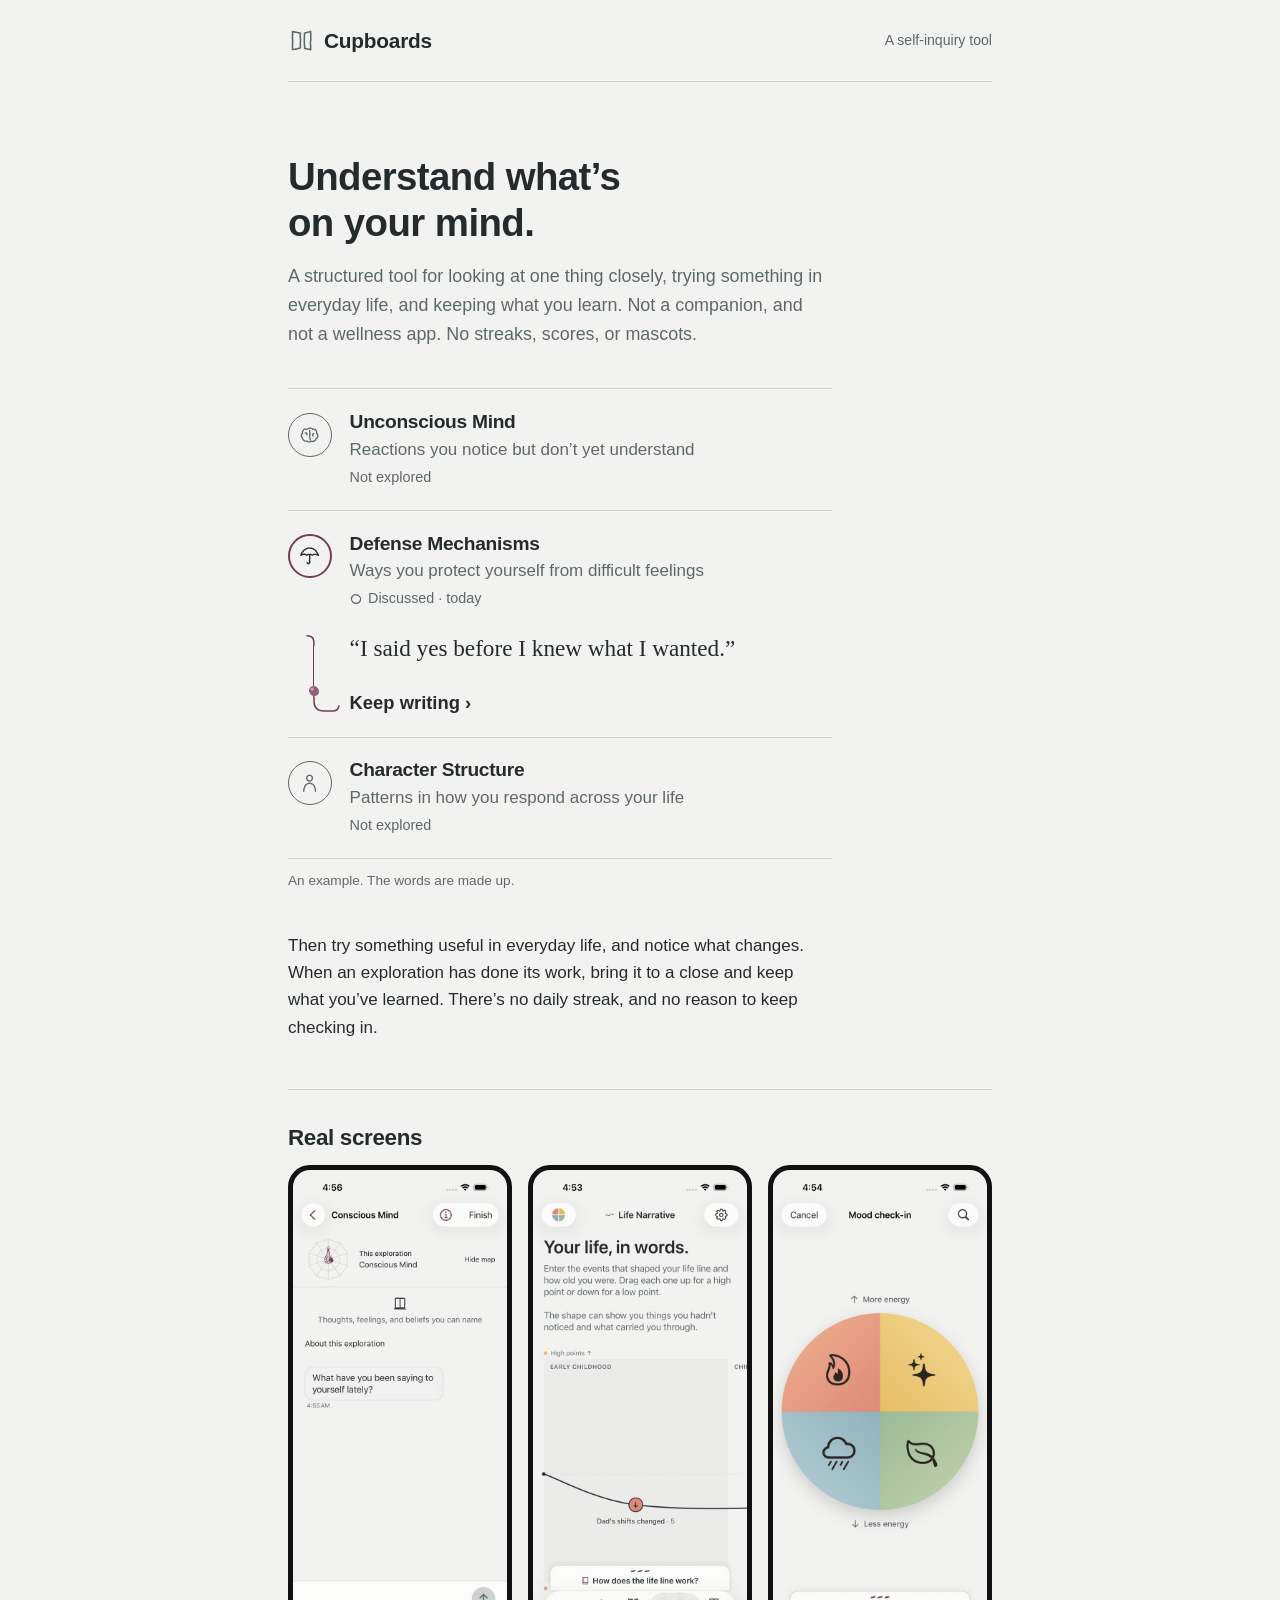
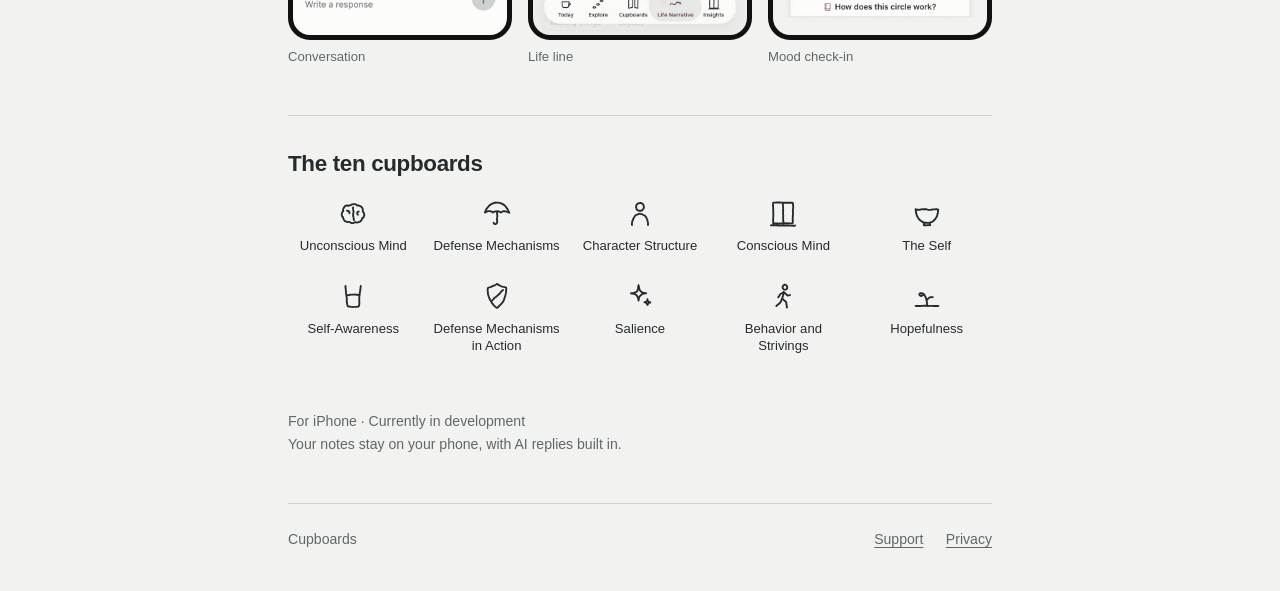
<file: index.html>
<!doctype html>
<html lang="en">
<head>
  <meta charset="utf-8">
  <meta name="viewport" content="width=device-width, initial-scale=1">
  <meta name="robots" content="noindex, nofollow">
  <meta name="color-scheme" content="light dark">
  <meta name="description" content="Cupboards is a self-inquiry tool for exploring what’s on your mind and carrying what you learn into everyday life.">
  <title>Cupboards · A self-inquiry tool</title>
  <link rel="stylesheet" href="styles.css">
</head>
<body class="landing">
  <a class="skip" href="#main">Skip to content</a>
  <header class="site-header shell">
    <a class="brand" href="index.html" aria-current="page"><svg class="hand " viewBox="0 0 24 24" fill="none" aria-hidden="true"><path d="M4.0,4.0 L4.0,4.9 L4.1,5.9 L4.1,6.8 L4.0,7.5 L4.0,8.4 L3.9,9.3 L4.0,10.2 L4.1,11.2 L4.1,12.1 L4.0,12.9 L4.1,13.8 L4.1,14.8 L4.0,15.6 L3.9,16.4 L4.0,17.3 L4.0,18.2 L4.0,19.1 L3.9,19.9 M4.0,4.0 L5.0,4.3 L5.7,4.3 L6.6,4.6 L7.4,4.7 L8.3,4.9 L9.1,5.0 L10.0,5.2 L10.9,5.6 L10.9,6.6 L10.8,7.4 L10.8,8.3 L10.9,9.3 L11.0,10.2 L11.1,11.2 L11.0,12.1 L11.0,13.0 L10.9,13.8 L10.8,14.6 L10.9,15.6 L10.9,16.6 L10.9,17.4 L11.0,18.4 L10.1,18.7 L9.2,18.8 L8.4,19.1 L7.7,19.4 L6.7,19.5 L5.7,19.6 L4.8,19.8 L3.9,19.9 M19.9,3.9 L20.0,4.9 L20.0,5.8 L20.1,6.7 L20.2,7.7 L20.0,8.4 L20.1,9.4 L20.1,10.3 L20.2,11.2 L20.0,12.0 L19.9,12.8 L19.8,13.6 L19.8,14.5 L19.9,15.4 L19.9,16.4 L20.1,17.4 L19.9,18.2 L20.0,19.1 L20.1,20.1 M19.9,4.0 L19.1,4.2 L18.2,4.4 L17.4,4.6 L16.6,4.9 L15.6,5.0 L14.9,5.4 L14.5,5.9 L14.6,6.9 L14.5,7.7 L14.5,8.6 L14.4,9.4 L14.4,10.3 L14.4,11.2 L14.4,12.1 L14.4,12.9 L14.4,13.8 L14.5,14.8 L14.5,15.7 L14.6,16.7 L14.7,17.6 L14.6,18.4 L14.9,19.0 L15.7,19.1 L16.4,19.2 L17.4,19.4 L18.2,19.6 L19.2,19.9 L20.1,20.1"/></svg>Cupboards</a>
    <span class="small">A self-inquiry tool</span>
  </header>
  <main id="main" class="shell" tabindex="-1">
    <section class="landing-intro" aria-labelledby="intro-title">
      <h1 id="intro-title">Understand what’s on your mind.</h1>
      <p class="intro">A structured tool for looking at one thing closely, trying something in everyday life, and keeping what you learn. Not a companion, and not a wellness app. No streaks, scores, or mascots.</p>
    </section>
    <figure class="wall">
      <ul class="rows">
        <li class="row">
          <span class="mark"><svg class="hand " viewBox="0 0 24 24" fill="none" aria-hidden="true"><path d="M8.0,6.4 L7.0,6.4 L6.2,6.7 L5.6,7.4 L5.1,8.1 L4.7,8.9 L4.5,9.8 L4.7,10.7 L4.0,11.2 L3.7,12.2 L3.5,13.0 L3.6,13.8 L3.9,14.6 L4.5,15.2 L4.7,15.9 L4.9,16.7 L5.5,17.5 L6.0,18.1 L6.9,18.5 L7.9,18.8 L8.7,18.7 L9.4,18.7 L10.1,19.2 L11.0,19.5 L12.0,19.6 L12.9,19.3 L13.5,18.8 L14.3,19.0 L15.3,19.1 L16.2,18.9 L17.1,18.6 L17.7,18.0 L18.4,17.4 L18.7,16.5 L19.0,15.8 L19.9,15.3 L20.2,14.4 L20.5,13.6 L20.4,12.6 L20.0,11.7 L19.4,11.0 L19.4,10.2 L19.3,9.2 L19.1,8.4 L18.6,7.7 L17.9,7.1 L17.0,6.6 L16.1,6.4 L15.3,6.5 L14.8,6.0 L14.0,5.5 L13.2,5.3 L12.4,5.3 L11.4,5.5 L10.6,5.9 L9.8,6.2 L9.0,6.4 L8.2,6.6 M12.1,7.8 L12.0,8.8 L12.1,9.7 L12.4,10.6 L12.4,11.3 L12.2,12.0 L12.2,13.0 L12.0,13.8 L12.2,14.7 L12.4,15.5 L12.7,16.5 L12.6,17.3 M7.5,10.3 L8.6,10.4 L9.4,11.3 L9.2,12.2 M16.3,10.9 L15.5,11.2 L15.1,11.9 L15.2,12.7 L15.7,13.3"/></svg></span>
          <div><h2>Unconscious Mind</h2><p>Reactions you notice but don’t yet understand</p><p class="status">Not explored</p></div>
        </li>
        <li class="row open">
          <span class="mark"><svg class="hand " viewBox="0 0 24 24" fill="none" aria-hidden="true"><path d="M3.1,11.7 L3.3,10.8 L3.6,9.9 L4.0,9.1 L4.6,8.4 L5.1,7.7 L5.7,7.0 L6.3,6.3 L7.0,5.9 L7.7,5.3 L8.6,5.0 L9.3,4.6 L10.2,4.3 L11.2,4.3 L12.1,4.2 L12.8,4.2 L13.8,4.4 L14.6,4.6 L15.6,5.0 L16.2,5.3 L17.1,5.9 L17.7,6.3 L18.2,6.8 L18.8,7.5 L19.2,8.2 L19.9,9.1 L20.3,9.9 L20.7,10.8 L21.1,11.7 M2.9,11.5 L3.8,11.2 L4.6,10.9 L5.4,10.6 L6.4,10.6 L7.2,10.7 L8.0,10.9 L8.9,11.6 L9.8,11.2 L10.5,10.8 L11.6,10.8 L12.4,10.7 L13.4,10.9 L14.3,11.2 L14.9,11.6 L15.8,11.1 L16.5,10.7 L17.5,10.7 L18.5,10.8 L19.5,11.1 L20.3,11.3 L21.2,11.8 M11.9,10.9 L12.0,11.9 L12.1,12.9 L12.2,13.9 L12.2,14.8 L12.1,15.7 L11.9,16.4 L12.1,17.4 L12.1,18.4 L12.1,19.3 L11.5,20.0 L10.8,20.4 L10.0,20.2 L9.5,19.3"/></svg></span>
          <div><h2>Defense Mechanisms</h2><p>Ways you protect yourself from difficult feelings</p><p class="status"><svg class="bead-outline" viewBox="0 0 12 12" aria-hidden="true"><ellipse cx="6" cy="6" rx="4.6" ry="4.2" transform="rotate(24 6 6)"/></svg>Discussed · today</p></div>
          <div class="thread" aria-hidden="true">
            <svg class="thread-top" viewBox="0 0 16 10" width="16" height="10"><path d="M1 .75C7 .75 8 3.75 8 10"/></svg>
            <span class="thread-line"></span>
            <svg class="thread-bead" viewBox="-7 -7 14 14" width="14" height="14"><ellipse rx="5.3" ry="4.7" transform="rotate(38)"/><circle cx="-1.8" cy="-1.8" r="1.6"/></svg>
            <svg class="thread-end" viewBox="0 0 44 16" width="44" height="16"><path d="M8 0V4Q8 14 18 14H27C30 14 32 13 33 9"/></svg>
          </div>
          <div class="opening">
            <p class="words">“I said yes before I knew what I wanted.”</p>
            <p class="action">Keep writing <span aria-hidden="true">›</span></p>
          </div>
        </li>
        <li class="row">
          <span class="mark"><svg class="hand " viewBox="0 0 24 24" fill="none" aria-hidden="true"><path d="M12.1,4.5 L12.8,4.5 L13.6,4.9 L14.2,5.4 L14.7,6.3 L14.9,7.2 L14.9,8.1 L14.6,8.8 L14.0,9.5 L13.4,10.1 L12.5,10.3 L11.5,10.3 L10.8,10.2 L10.0,9.8 L9.5,9.2 L9.3,8.5 L9.0,7.6 L9.2,6.7 L9.4,5.8 L10.1,5.2 L10.8,4.7 L11.7,4.6 M6.0,21.0 L5.9,20.0 L6.1,19.2 L6.2,18.2 L6.6,17.5 L6.9,16.6 L7.2,15.8 L7.8,15.0 L8.2,14.2 L8.9,13.6 L9.8,13.3 L10.5,12.9 L11.3,12.6 L12.3,12.7 L13.3,12.9 L14.2,13.3 L15.1,13.7 L15.9,14.3 L16.5,15.0 L16.9,15.8 L17.2,16.5 L17.5,17.3 L17.7,18.2 L18.0,19.2 L18.0,20.1 L18.0,21.0"/></svg></span>
          <div><h2>Character Structure</h2><p>Patterns in how you respond across your life</p><p class="status">Not explored</p></div>
        </li>
      </ul>
      <figcaption>An example. The words are made up.</figcaption>
    </figure>
    <section class="after" aria-label="After exploring">
      <p>Then try something useful in everyday life, and notice what changes. When an exploration has done its work, bring it to a close and keep what you’ve learned. There’s no daily streak, and no reason to keep checking in.</p>
    </section>
    <section class="screens" aria-labelledby="screens-title">
      <h2 id="screens-title">Real screens</h2>
      <div class="shots">
        <figure class="shot"><span class="frame"><picture><source srcset="screens/chalk-conversation-dark.jpg" media="(prefers-color-scheme: dark)"><img src="screens/chalk-conversation-light.jpg" width="598" height="1300" loading="lazy" alt="A conversation in the Conscious Mind cupboard."></picture></span><figcaption>Conversation</figcaption></figure>
        <figure class="shot"><span class="frame"><picture><source srcset="screens/chalk-lifeline-dark.jpg" media="(prefers-color-scheme: dark)"><img src="screens/chalk-lifeline-light.jpg" width="598" height="1300" loading="lazy" alt="The life line in Life Narrative, with one moment placed below the middle."></picture></span><figcaption>Life line</figcaption></figure>
        <figure class="shot"><span class="frame"><picture><source srcset="screens/chalk-mood-dark.jpg" media="(prefers-color-scheme: dark)"><img src="screens/chalk-mood-light.jpg" width="598" height="1300" loading="lazy" alt="The mood check-in circle, in four colored quarters."></picture></span><figcaption>Mood check-in</figcaption></figure>
      </div>
    </section>
    <section class="cupboards" aria-labelledby="cupboards-title">
      <h2 id="cupboards-title">The ten cupboards</h2>
      <ul class="icons">
        <li><svg class="hand" viewBox="0 0 24 24" fill="none" aria-hidden="true"><path d="M8.0,6.4 L7.0,6.4 L6.2,6.7 L5.6,7.4 L5.1,8.1 L4.7,8.9 L4.5,9.8 L4.7,10.7 L4.0,11.2 L3.7,12.2 L3.5,13.0 L3.6,13.8 L3.9,14.6 L4.5,15.2 L4.7,15.9 L4.9,16.7 L5.5,17.5 L6.0,18.1 L6.9,18.5 L7.9,18.8 L8.7,18.7 L9.4,18.7 L10.1,19.2 L11.0,19.5 L12.0,19.6 L12.9,19.3 L13.5,18.8 L14.3,19.0 L15.3,19.1 L16.2,18.9 L17.1,18.6 L17.7,18.0 L18.4,17.4 L18.7,16.5 L19.0,15.8 L19.9,15.3 L20.2,14.4 L20.5,13.6 L20.4,12.6 L20.0,11.7 L19.4,11.0 L19.4,10.2 L19.3,9.2 L19.1,8.4 L18.6,7.7 L17.9,7.1 L17.0,6.6 L16.1,6.4 L15.3,6.5 L14.8,6.0 L14.0,5.5 L13.2,5.3 L12.4,5.3 L11.4,5.5 L10.6,5.9 L9.8,6.2 L9.0,6.4 L8.2,6.6 M12.1,7.8 L12.0,8.8 L12.1,9.7 L12.4,10.6 L12.4,11.3 L12.2,12.0 L12.2,13.0 L12.0,13.8 L12.2,14.7 L12.4,15.5 L12.7,16.5 L12.6,17.3 M7.5,10.3 L8.6,10.4 L9.4,11.3 L9.2,12.2 M16.3,10.9 L15.5,11.2 L15.1,11.9 L15.2,12.7 L15.7,13.3"/></svg><span>Unconscious Mind</span></li>
        <li><svg class="hand" viewBox="0 0 24 24" fill="none" aria-hidden="true"><path d="M3.1,11.7 L3.3,10.8 L3.6,9.9 L4.0,9.1 L4.6,8.4 L5.1,7.7 L5.7,7.0 L6.3,6.3 L7.0,5.9 L7.7,5.3 L8.6,5.0 L9.3,4.6 L10.2,4.3 L11.2,4.3 L12.1,4.2 L12.8,4.2 L13.8,4.4 L14.6,4.6 L15.6,5.0 L16.2,5.3 L17.1,5.9 L17.7,6.3 L18.2,6.8 L18.8,7.5 L19.2,8.2 L19.9,9.1 L20.3,9.9 L20.7,10.8 L21.1,11.7 M2.9,11.5 L3.8,11.2 L4.6,10.9 L5.4,10.6 L6.4,10.6 L7.2,10.7 L8.0,10.9 L8.9,11.6 L9.8,11.2 L10.5,10.8 L11.6,10.8 L12.4,10.7 L13.4,10.9 L14.3,11.2 L14.9,11.6 L15.8,11.1 L16.5,10.7 L17.5,10.7 L18.5,10.8 L19.5,11.1 L20.3,11.3 L21.2,11.8 M11.9,10.9 L12.0,11.9 L12.1,12.9 L12.2,13.9 L12.2,14.8 L12.1,15.7 L11.9,16.4 L12.1,17.4 L12.1,18.4 L12.1,19.3 L11.5,20.0 L10.8,20.4 L10.0,20.2 L9.5,19.3"/></svg><span>Defense Mechanisms</span></li>
        <li><svg class="hand" viewBox="0 0 24 24" fill="none" aria-hidden="true"><path d="M12.1,4.5 L12.8,4.5 L13.6,4.9 L14.2,5.4 L14.7,6.3 L14.9,7.2 L14.9,8.1 L14.6,8.8 L14.0,9.5 L13.4,10.1 L12.5,10.3 L11.5,10.3 L10.8,10.2 L10.0,9.8 L9.5,9.2 L9.3,8.5 L9.0,7.6 L9.2,6.7 L9.4,5.8 L10.1,5.2 L10.8,4.7 L11.7,4.6 M6.0,21.0 L5.9,20.0 L6.1,19.2 L6.2,18.2 L6.6,17.5 L6.9,16.6 L7.2,15.8 L7.8,15.0 L8.2,14.2 L8.9,13.6 L9.8,13.3 L10.5,12.9 L11.3,12.6 L12.3,12.7 L13.3,12.9 L14.2,13.3 L15.1,13.7 L15.9,14.3 L16.5,15.0 L16.9,15.8 L17.2,16.5 L17.5,17.3 L17.7,18.2 L18.0,19.2 L18.0,20.1 L18.0,21.0"/></svg><span>Character Structure</span></li>
        <li><svg class="hand" viewBox="0 0 24 24" fill="none" aria-hidden="true"><path d="M4.7,4.3 L5.5,4.2 L6.3,4.2 L7.2,4.1 L8.0,4.0 L9.0,4.1 L9.8,4.0 L10.9,4.2 L11.8,4.2 L12.8,4.3 L13.7,4.3 L14.6,4.2 L15.5,4.3 L16.5,4.3 L17.4,4.3 L18.3,4.3 L19.1,4.3 L19.5,4.8 L19.5,5.7 L19.6,6.7 L19.7,7.7 L19.6,8.5 L19.5,9.3 L19.5,10.2 L19.4,11.1 L19.5,12.0 L19.5,12.9 L19.4,13.8 L19.4,14.6 L19.3,15.4 L19.3,16.4 L19.3,17.3 L19.4,18.3 L19.3,19.1 L19.2,19.8 L18.2,19.8 L17.3,19.8 L16.4,19.8 L15.4,19.7 L14.6,19.8 L13.6,19.7 L12.8,19.8 L11.8,19.7 L11.1,19.8 L10.2,19.9 L9.4,20.0 L8.4,19.9 L7.4,19.8 L6.6,19.8 L5.7,19.8 L4.6,19.7 L4.6,19.0 L4.7,18.2 L4.5,17.2 L4.6,16.3 L4.7,15.5 L4.7,14.6 L4.7,13.7 L4.8,12.9 L4.7,11.9 L4.7,11.0 L4.7,10.1 L4.6,9.1 L4.7,8.3 L4.5,7.2 L4.5,6.3 L4.5,5.4 L4.6,4.6 M12.1,4.3 L11.9,5.1 L11.9,6.0 L12.0,7.0 L12.1,8.0 L12.1,8.9 L12.0,9.7 L12.1,10.7 L12.1,11.7 L12.0,12.5 L12.2,13.5 L12.2,14.4 L12.0,15.2 L12.2,16.3 L12.1,17.1 L12.2,18.1 L12.3,19.1 L12.2,19.9 M2.9,21.3 L3.7,21.2 L4.5,21.2 L5.4,21.2 L6.4,21.3 L7.3,21.2 L8.4,21.4 L9.4,21.5 L10.3,21.5 L11.1,21.4 L12.0,21.4 L12.9,21.4 L13.9,21.5 L14.7,21.4 L15.7,21.4 L16.6,21.5 L17.5,21.5 L18.5,21.5 L19.4,21.6 L20.3,21.6 L21.1,21.4"/></svg><span>Conscious Mind</span></li>
        <li><svg class="hand" viewBox="0 0 24 24" fill="none" aria-hidden="true"><path d="M3.6,9.2 L4.5,9.6 L5.3,9.6 L6.2,9.6 L7.0,9.4 L8.0,9.3 L8.9,9.2 L9.8,9.1 L10.8,9.2 L11.6,9.2 L12.5,9.5 L13.4,9.7 L14.3,9.7 L15.0,9.6 L15.9,9.4 L16.8,9.3 L17.8,9.3 L18.6,9.2 L19.6,9.2 L20.5,9.5 M3.5,9.1 L3.5,9.9 L3.7,10.9 L3.8,11.8 L4.0,12.6 L4.2,13.4 L4.5,14.3 L5.1,15.2 L5.5,15.9 L5.9,16.5 L6.7,17.3 L7.3,17.8 L8.1,18.3 L9.0,18.9 L9.7,19.1 L10.6,19.3 L11.4,19.3 L12.4,19.4 L13.3,19.4 L14.3,19.3 L15.1,18.9 L15.9,18.6 L16.7,18.1 L17.2,17.5 L17.9,16.9 L18.4,16.2 L18.9,15.4 L19.4,14.6 L19.7,13.8 L19.8,12.8 L20.2,12.1 L20.2,11.2 L20.3,10.2 L20.5,9.5 M9.7,19.3 L9.6,20.2 L9.7,21.2 L10.5,21.1 L11.6,21.3 L12.4,21.1 L13.3,21.1 L14.3,21.2 L14.3,20.3 L14.2,19.4"/></svg><span>The Self</span></li>
        <li><svg class="hand" viewBox="0 0 24 24" fill="none" aria-hidden="true"><path d="M6.4,4.4 L6.3,5.2 L6.5,6.2 L6.5,7.0 L6.7,8.0 L6.7,8.8 L6.7,9.6 L6.9,10.7 L7.2,11.7 L7.1,12.5 L7.3,13.5 L7.4,14.3 L7.3,15.1 L7.3,15.9 L7.4,16.9 L7.6,17.9 L7.8,18.8 L8.0,19.6 L8.8,19.9 L9.6,20.0 L10.7,20.2 L11.7,20.3 L12.5,20.2 L13.5,20.2 L14.5,20.2 L15.4,20.1 L16.3,19.8 L16.6,19.1 L16.7,18.2 L16.8,17.3 L16.7,16.2 L16.7,15.3 L16.7,14.3 L16.7,13.4 L16.7,12.4 L16.9,11.6 L17.0,10.7 L17.1,9.8 L17.2,8.9 L17.4,8.1 L17.5,7.2 L17.6,6.3 L17.7,5.5 L17.8,4.5 M7.0,11.6 L8.0,11.4 L9.0,11.3 L9.8,11.1 L10.6,11.0 L11.5,11.0 L12.5,11.0 L13.2,10.9 L14.1,11.0 L15.0,11.1 L15.9,11.2 L16.7,11.5"/></svg><span>Self-Awareness</span></li>
        <li><svg class="hand" viewBox="0 0 24 24" fill="none" aria-hidden="true"><path d="M11.9,2.9 L12.6,3.3 L13.5,3.9 L14.4,4.3 L15.2,4.7 L16.0,5.0 L16.9,5.2 L17.7,5.3 L18.6,5.5 L19.0,6.2 L18.9,7.0 L18.8,7.9 L18.8,8.8 L18.7,9.7 L18.5,10.6 L18.3,11.4 L18.0,12.3 L17.8,13.2 L17.4,14.0 L17.3,15.0 L16.8,15.7 L16.4,16.6 L15.8,17.2 L15.2,17.9 L14.6,18.5 L13.9,19.1 L13.3,19.8 L12.7,20.5 L11.9,20.9 L11.3,20.5 L10.6,20.0 L10.0,19.4 L9.4,18.8 L8.9,18.1 L8.3,17.4 L7.9,16.7 L7.5,15.9 L6.9,15.0 L6.4,14.1 L6.1,13.2 L5.8,12.4 L5.5,11.4 L5.2,10.5 L5.2,9.7 L5.1,8.8 L5.0,7.9 L5.0,7.0 L5.1,6.3 L5.4,5.7 L6.3,5.5 L7.1,5.3 L7.9,5.0 L8.7,4.6 L9.4,4.2 L10.4,4.0 L11.1,3.5 M8.1,15.5 L8.8,14.9 L9.4,14.3 L9.9,13.6 L10.7,13.0 L11.4,12.5 L12.1,11.9 L12.8,11.3 L13.4,10.7 L14.1,10.1 L14.6,9.3 L15.2,8.7 L15.8,8.1 L16.6,7.5"/></svg><span>Defense Mechanisms in Action</span></li>
        <li><svg class="hand" viewBox="0 0 24 24" fill="none" aria-hidden="true"><path d="M10.9,3.9 L11.1,4.9 L11.2,5.7 L11.5,6.6 L11.8,7.5 L12.3,8.2 L13.0,8.9 L13.7,9.3 L14.6,9.6 L15.3,9.7 L16.2,9.8 L16.6,9.9 L15.8,10.1 L14.9,10.2 L13.9,10.4 L13.3,10.9 L12.6,11.5 L11.9,12.1 L11.5,12.8 L11.1,13.6 L11.1,14.6 L10.9,15.5 L10.9,15.5 L10.9,14.7 L10.5,13.7 L10.3,12.9 L9.9,12.1 L9.4,11.4 L8.6,10.8 L7.8,10.5 L6.8,10.2 L6.1,10.2 L5.2,10.0 L5.7,9.9 L6.7,9.9 L7.5,9.6 L8.4,9.4 L9.2,9.0 L9.9,8.4 L10.2,7.5 L10.5,6.6 L10.6,5.7 L10.7,4.8 L11.0,4.0 M17.6,14.4 L17.7,15.3 L18.0,16.0 L18.8,16.5 L19.8,16.8 L19.5,17.0 L18.5,17.2 L18.0,18.0 L17.6,18.7 L17.5,18.7 L17.3,17.9 L16.6,17.1 L15.8,16.8 L15.3,16.6 L16.1,16.4 L17.1,16.1 L17.5,15.4 L17.6,14.4"/></svg><span>Salience</span></li>
        <li><svg class="hand" viewBox="0 0 24 24" fill="none" aria-hidden="true"><path d="M13.3,3.5 L14.3,3.9 L14.9,4.4 L15.2,5.3 L15.1,6.3 L14.5,7.0 L13.6,7.2 L12.8,7.2 L12.0,6.5 L11.7,5.7 L11.8,4.8 L12.3,4.1 L13.0,3.6 M12.7,9.1 L12.4,9.8 L12.3,10.7 L12.1,11.6 L11.8,12.4 L11.6,13.2 L11.5,14.1 M11.5,14.1 L12.1,14.6 L12.9,15.3 L13.4,15.8 L14.2,16.4 L14.5,17.1 L14.5,17.9 L14.8,18.9 L14.8,19.7 L15.0,20.6 M11.4,14.0 L10.9,14.7 L10.6,15.6 L10.2,16.5 L9.7,17.2 L9.0,17.8 L8.3,18.4 L7.6,18.9 L7.0,19.6 M12.5,8.9 L13.3,9.6 L14.1,10.4 L14.8,11.1 L15.4,11.6 L16.4,11.5 L17.3,11.3 M12.6,9.0 L11.9,9.5 L11.2,9.9 L10.5,10.3 L9.8,10.8 L9.4,11.6 L8.9,12.3 L8.4,13.0"/></svg><span>Behavior and Strivings</span></li>
        <li><svg class="hand" viewBox="0 0 24 24" fill="none" aria-hidden="true"><path d="M3.4,19.4 L4.4,19.5 L5.3,19.5 L6.3,19.5 L7.1,19.5 L8.0,19.4 L8.8,19.4 L9.6,19.3 L10.4,19.2 L11.5,19.4 L12.6,19.5 L13.3,19.4 L14.2,19.4 L15.1,19.4 L16.0,19.4 L17.1,19.5 L17.9,19.4 L18.9,19.5 L19.9,19.5 L20.6,19.4 M12.0,19.4 L12.0,18.5 L12.0,17.6 L11.9,16.6 L11.7,15.6 L11.5,14.7 L11.3,13.8 L11.0,12.9 L10.5,12.0 L10.1,11.2 L9.4,10.4 M9.5,10.5 L8.7,10.0 L7.8,9.8 L6.8,9.9 L6.3,10.6 L6.6,11.6 L7.4,12.0 L8.2,11.8 L9.0,11.3 L9.7,10.7 M11.9,15.1 L12.4,14.3 L13.1,13.8 L13.7,13.2 L14.7,12.9 L15.6,12.8 L16.4,12.8"/></svg><span>Hopefulness</span></li>
      </ul>
    </section>
    <p class="landing-note">For iPhone · Currently in development<br>Your notes stay on your phone, with AI replies built in.</p>
  </main>
  <footer class="shell">
    <span>Cupboards</span>
    <nav aria-label="Footer"><a href="support.html">Support</a><a href="privacy.html">Privacy</a></nav>
  </footer>
</body>
</html>
</file>
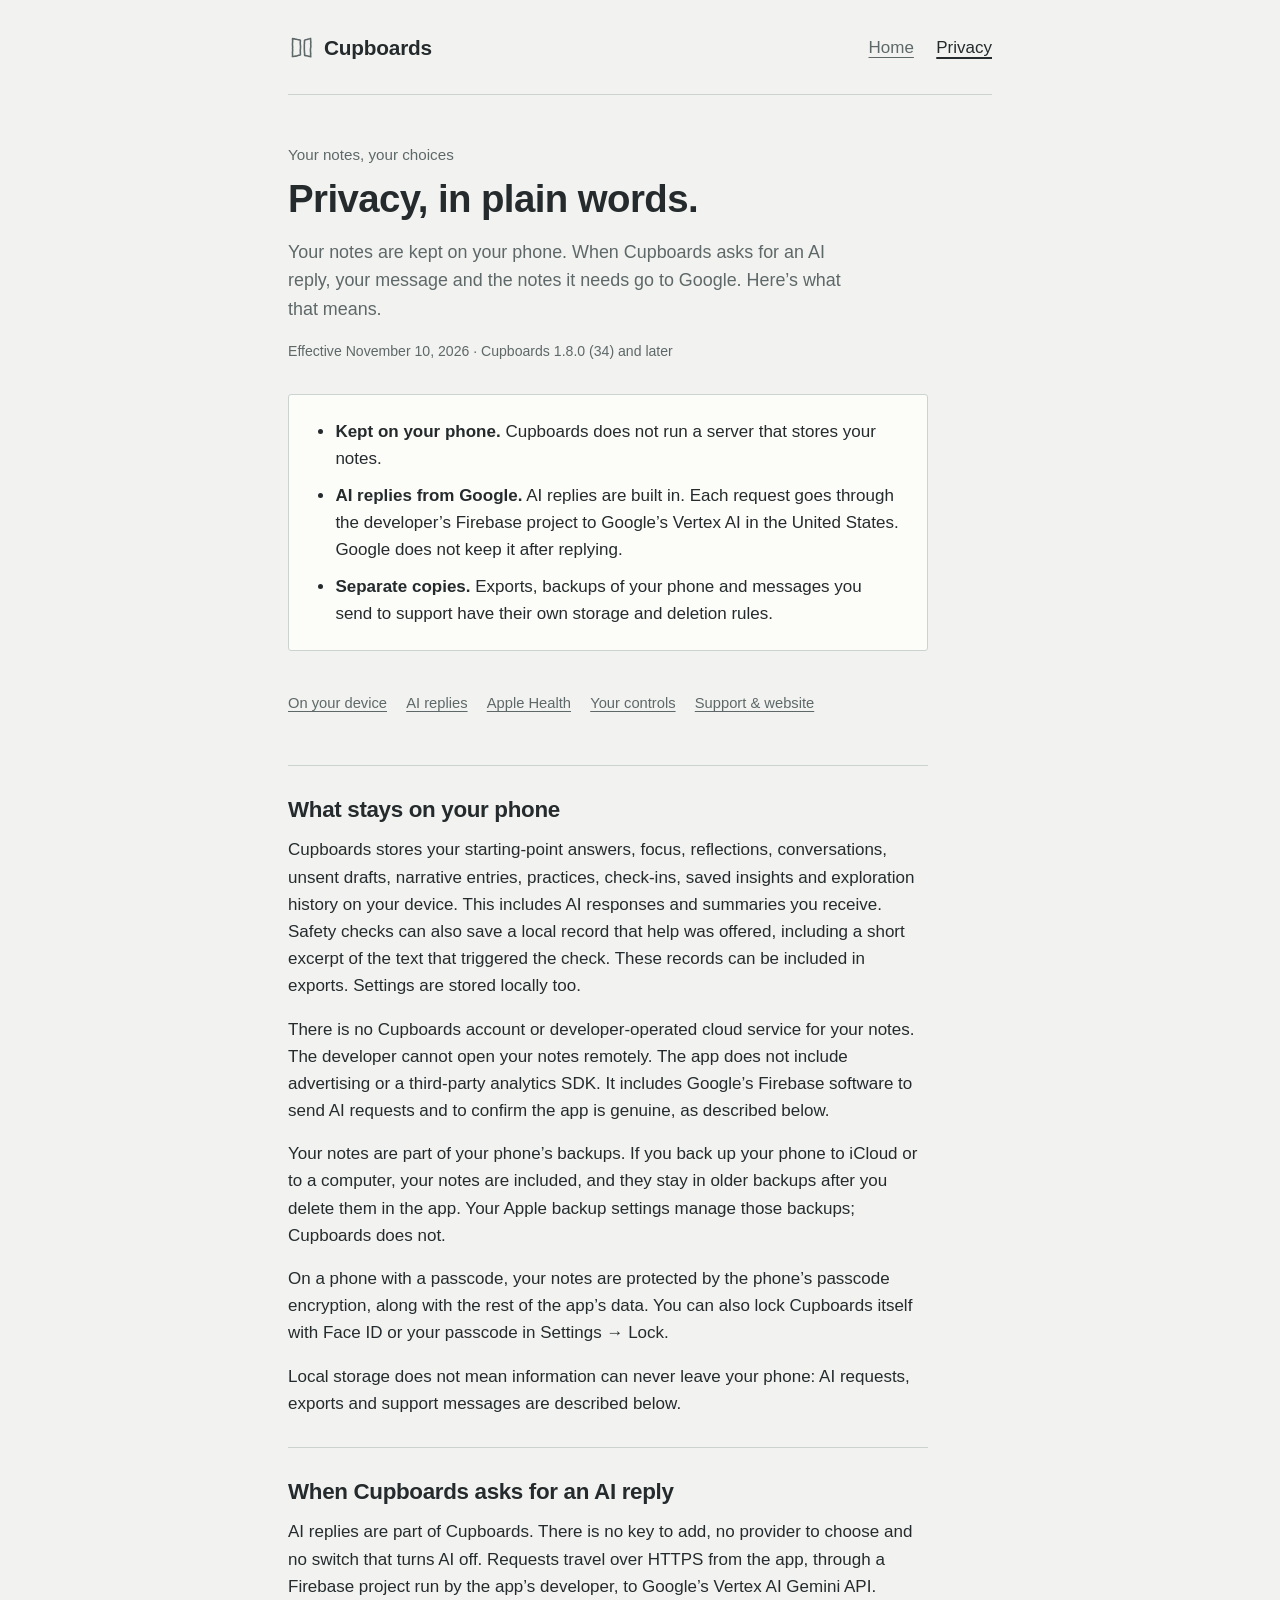
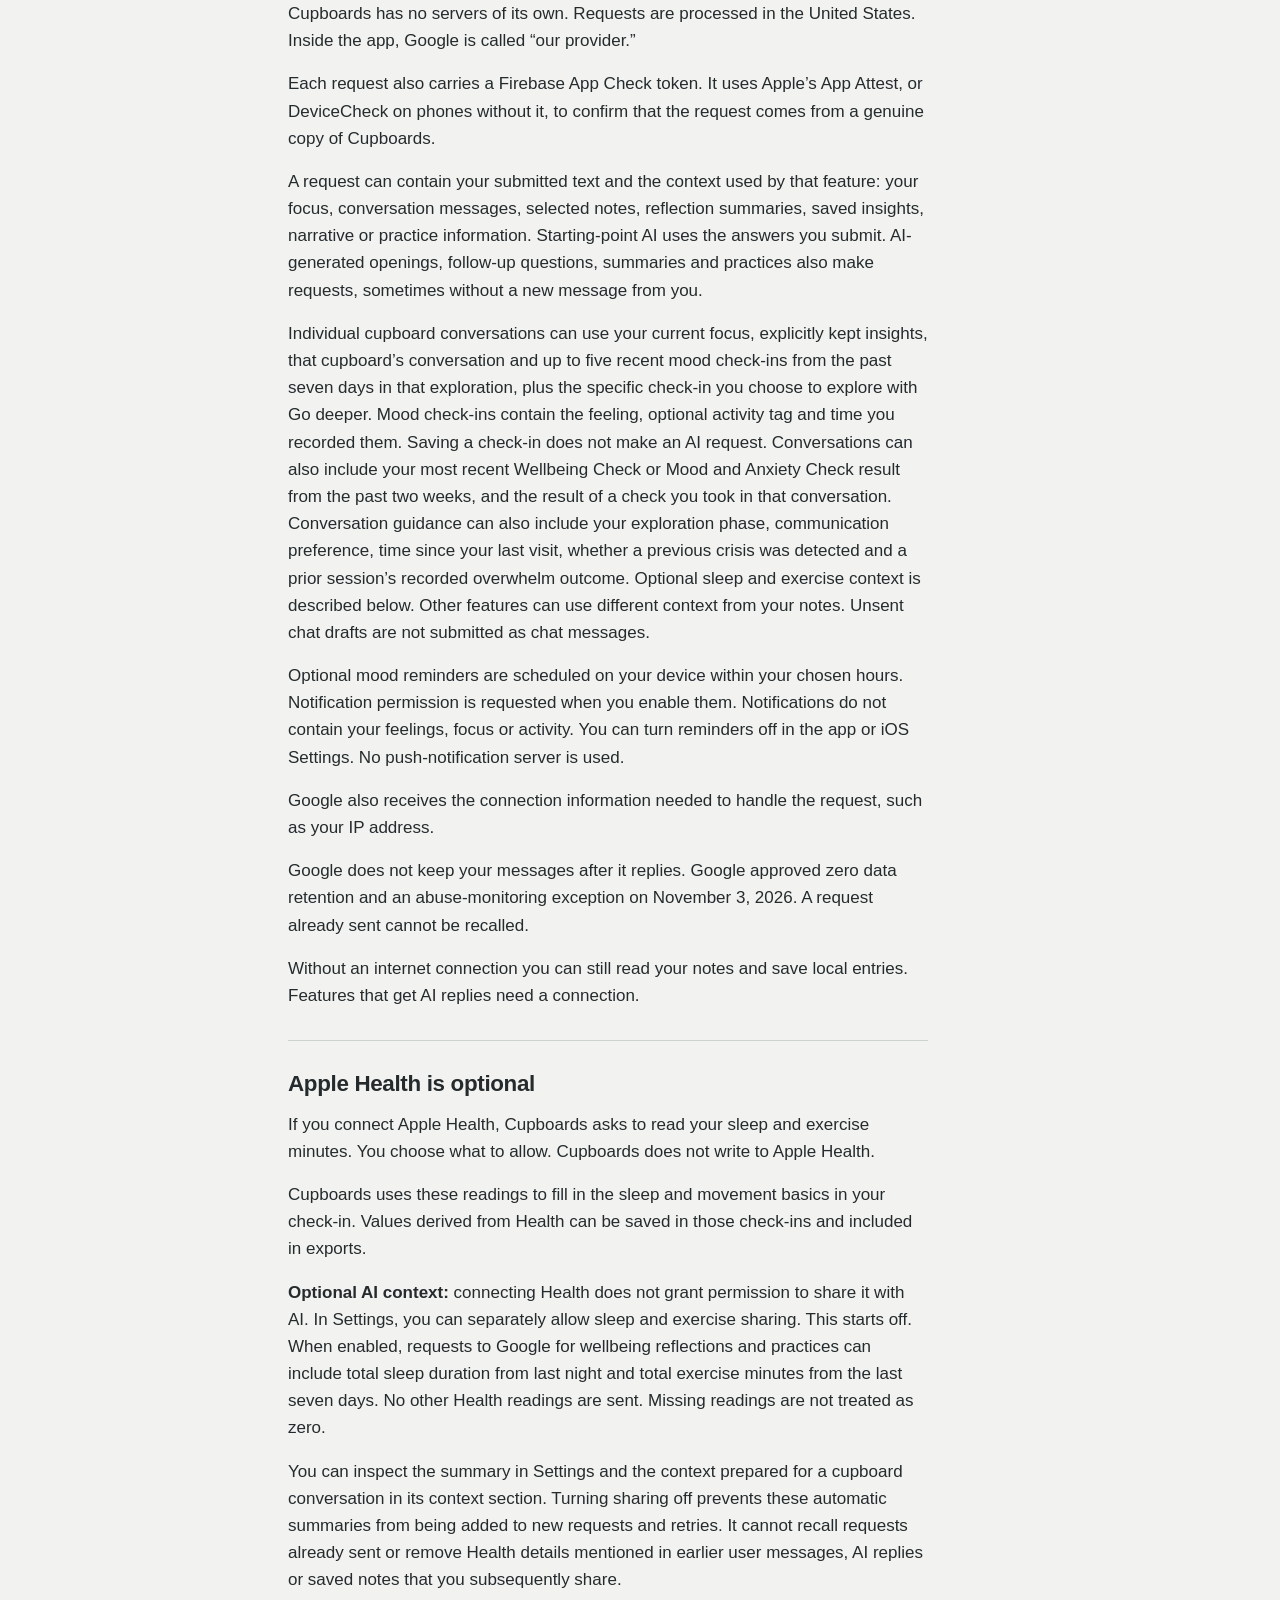
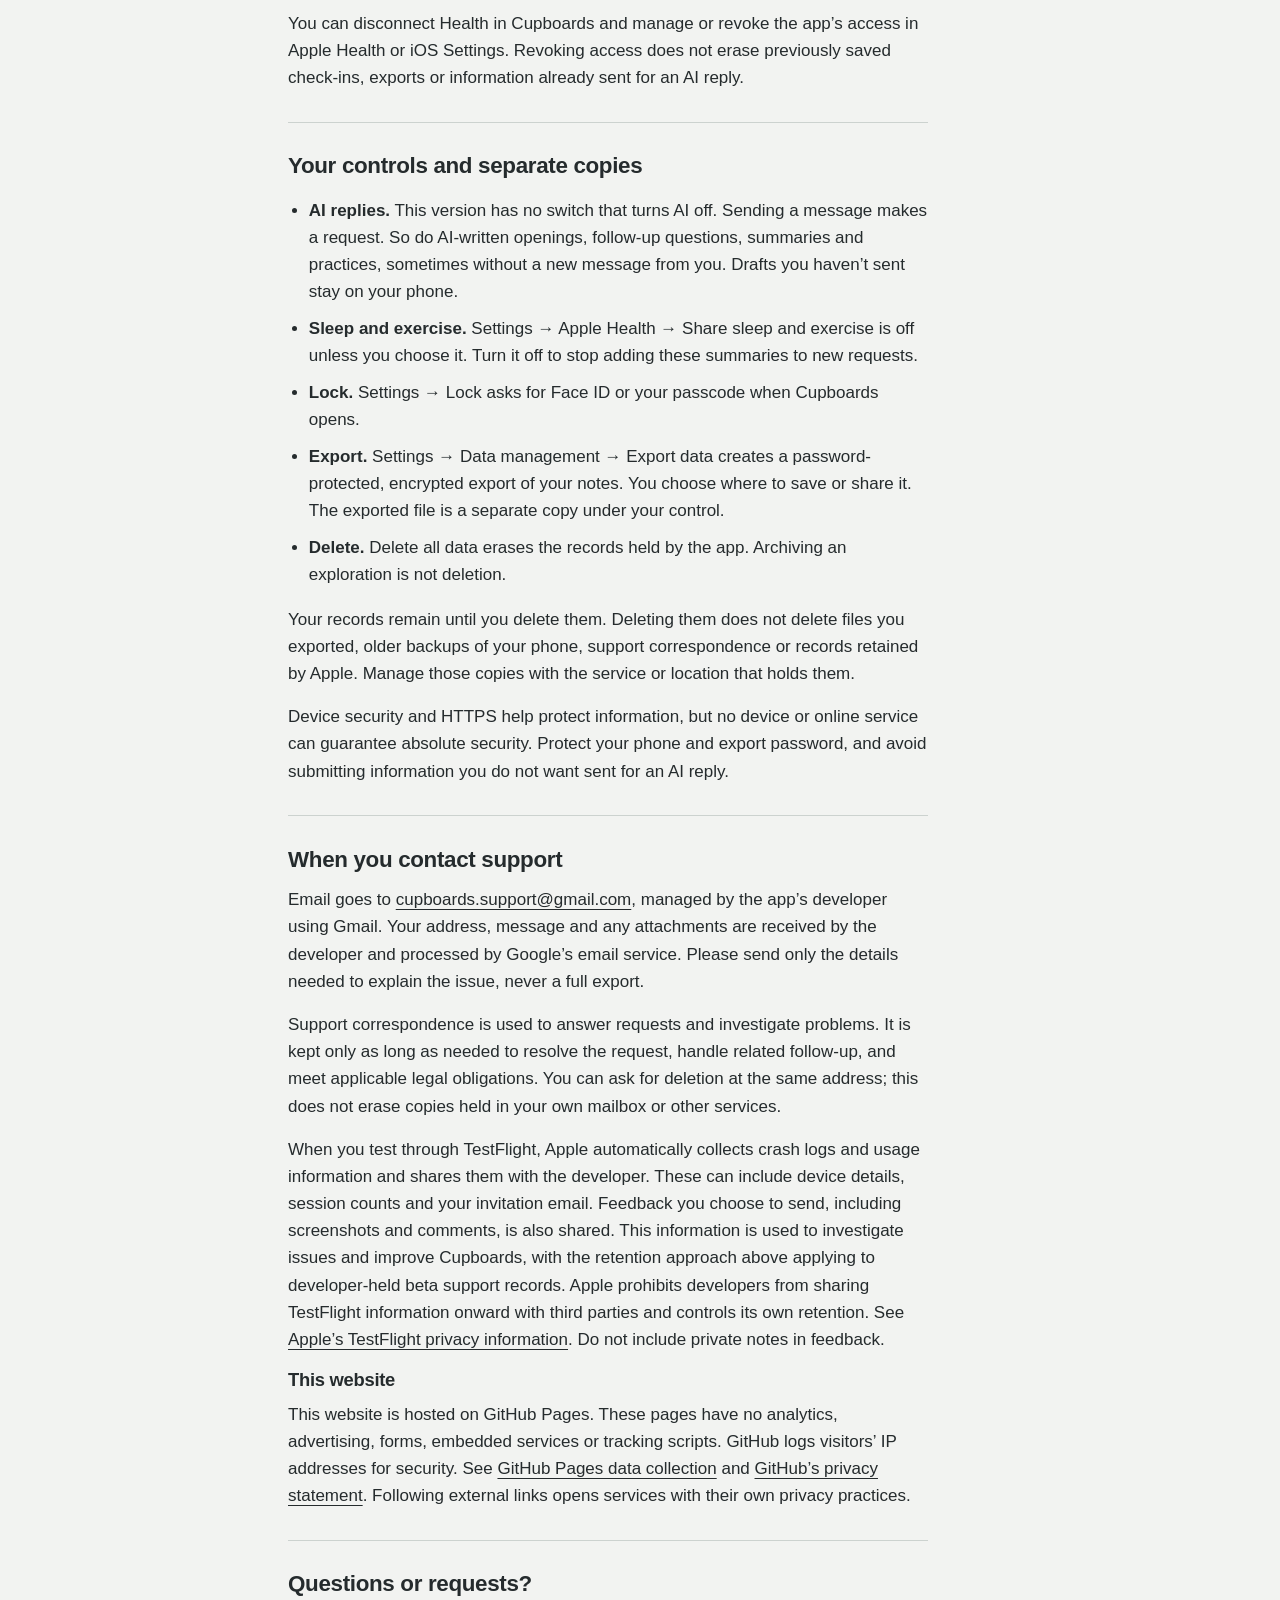
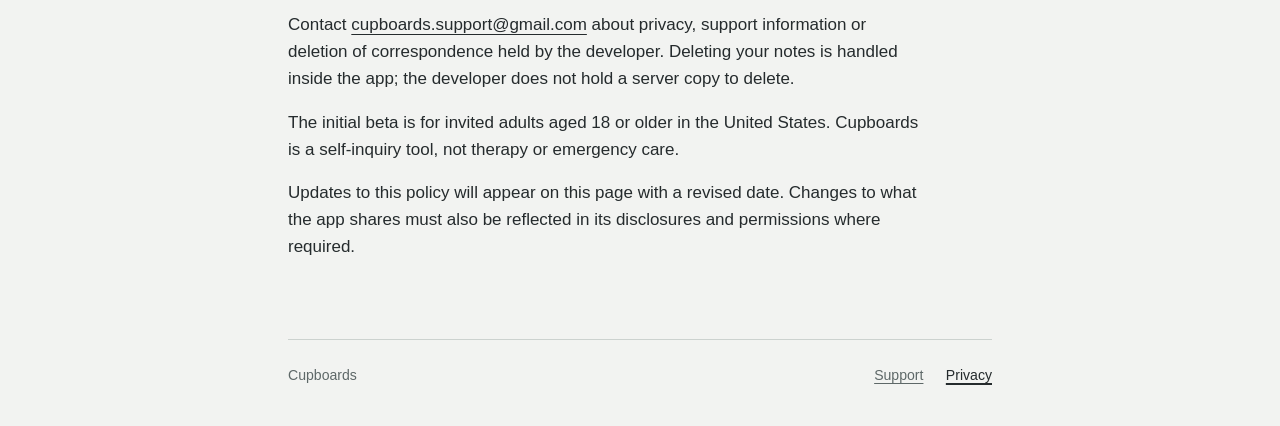
<file: privacy.html>
<!doctype html>
<html lang="en">
<head>
  <meta charset="utf-8">
  <meta name="viewport" content="width=device-width, initial-scale=1">
  <meta name="robots" content="noindex, nofollow">
  <meta name="color-scheme" content="light dark">
  <meta name="description" content="How Cupboards handles your notes, AI requests, Apple Health, exports and support messages.">
  <title>Privacy · Cupboards</title>
  <link rel="stylesheet" href="styles.css">
</head>
<body>
  <a class="skip" href="#main">Skip to content</a>
  <header class="site-header shell">
    <a class="brand" href="index.html"><svg class="hand " viewBox="0 0 24 24" fill="none" aria-hidden="true"><path d="M4.0,4.0 L4.0,4.9 L4.1,5.9 L4.1,6.8 L4.0,7.5 L4.0,8.4 L3.9,9.3 L4.0,10.2 L4.1,11.2 L4.1,12.1 L4.0,12.9 L4.1,13.8 L4.1,14.8 L4.0,15.6 L3.9,16.4 L4.0,17.3 L4.0,18.2 L4.0,19.1 L3.9,19.9 M4.0,4.0 L5.0,4.3 L5.7,4.3 L6.6,4.6 L7.4,4.7 L8.3,4.9 L9.1,5.0 L10.0,5.2 L10.9,5.6 L10.9,6.6 L10.8,7.4 L10.8,8.3 L10.9,9.3 L11.0,10.2 L11.1,11.2 L11.0,12.1 L11.0,13.0 L10.9,13.8 L10.8,14.6 L10.9,15.6 L10.9,16.6 L10.9,17.4 L11.0,18.4 L10.1,18.7 L9.2,18.8 L8.4,19.1 L7.7,19.4 L6.7,19.5 L5.7,19.6 L4.8,19.8 L3.9,19.9 M19.9,3.9 L20.0,4.9 L20.0,5.8 L20.1,6.7 L20.2,7.7 L20.0,8.4 L20.1,9.4 L20.1,10.3 L20.2,11.2 L20.0,12.0 L19.9,12.8 L19.8,13.6 L19.8,14.5 L19.9,15.4 L19.9,16.4 L20.1,17.4 L19.9,18.2 L20.0,19.1 L20.1,20.1 M19.9,4.0 L19.1,4.2 L18.2,4.4 L17.4,4.6 L16.6,4.9 L15.6,5.0 L14.9,5.4 L14.5,5.9 L14.6,6.9 L14.5,7.7 L14.5,8.6 L14.4,9.4 L14.4,10.3 L14.4,11.2 L14.4,12.1 L14.4,12.9 L14.4,13.8 L14.5,14.8 L14.5,15.7 L14.6,16.7 L14.7,17.6 L14.6,18.4 L14.9,19.0 L15.7,19.1 L16.4,19.2 L17.4,19.4 L18.2,19.6 L19.2,19.9 L20.1,20.1"/></svg>Cupboards</a>
    <nav aria-label="Main"><a href="index.html">Home</a><a href="privacy.html" aria-current="page">Privacy</a></nav>
  </header>
  <main id="main" class="shell" tabindex="-1">
    <article class="reading policy">
      <p class="eyebrow">Your notes, your choices</p>
      <h1>Privacy, in plain words.</h1>
      <p class="intro">Your notes are kept on your phone. When Cupboards asks for an AI reply, your message and the notes it needs go to Google. Here’s what that means.</p>
      <p class="small">Effective November 10, 2026 · Cupboards 1.8.0 (34) and later</p>
      <div class="summary" aria-label="Privacy summary">
        <ul>
          <li><strong>Kept on your phone.</strong> Cupboards does not run a server that stores your notes.</li>
          <li><strong>AI replies from Google.</strong> AI replies are built in. Each request goes through the developer’s Firebase project to Google’s Vertex AI in the United States. Google does not keep it after replying.</li>
          <li><strong>Separate copies.</strong> Exports, backups of your phone and messages you send to support have their own storage and deletion rules.</li>
        </ul>
      </div>
      <nav class="toc" aria-label="Privacy sections"><a href="#device">On your device</a><a href="#ai">AI replies</a><a href="#health">Apple Health</a><a href="#controls">Your controls</a><a href="#support">Support &amp; website</a></nav>

      <section id="device">
        <h2>What stays on your phone</h2>
        <p>Cupboards stores your starting-point answers, focus, reflections, conversations, unsent drafts, narrative entries, practices, check-ins, saved insights and exploration history on your device. This includes AI responses and summaries you receive. Safety checks can also save a local record that help was offered, including a short excerpt of the text that triggered the check. These records can be included in exports. Settings are stored locally too.</p>
        <p>There is no Cupboards account or developer-operated cloud service for your notes. The developer cannot open your notes remotely. The app does not include advertising or a third-party analytics SDK. It includes Google’s Firebase software to send AI requests and to confirm the app is genuine, as described below.</p>
        <p>Your notes are part of your phone’s backups. If you back up your phone to iCloud or to a computer, your notes are included, and they stay in older backups after you delete them in the app. Your Apple backup settings manage those backups; Cupboards does not.</p>
        <p>On a phone with a passcode, your notes are protected by the phone’s passcode encryption, along with the rest of the app’s data. You can also lock Cupboards itself with Face ID or your passcode in Settings → Lock.</p>
        <p>Local storage does not mean information can never leave your phone: AI requests, exports and support messages are described below.</p>
      </section>

      <section id="ai">
        <h2>When Cupboards asks for an AI reply</h2>
        <p>AI replies are part of Cupboards. There is no key to add, no provider to choose and no switch that turns AI off. Requests travel over HTTPS from the app, through a Firebase project run by the app’s developer, to Google’s Vertex AI Gemini API. Cupboards has no servers of its own. Requests are processed in the United States. Inside the app, Google is called “our provider.”</p>
        <p>Each request also carries a Firebase App Check token. It uses Apple’s App Attest, or DeviceCheck on phones without it, to confirm that the request comes from a genuine copy of Cupboards.</p>
        <p>A request can contain your submitted text and the context used by that feature: your focus, conversation messages, selected notes, reflection summaries, saved insights, narrative or practice information. Starting-point AI uses the answers you submit. AI-generated openings, follow-up questions, summaries and practices also make requests, sometimes without a new message from you.</p>
        <p>Individual cupboard conversations can use your current focus, explicitly kept insights, that cupboard’s conversation and up to five recent mood check-ins from the past seven days in that exploration, plus the specific check-in you choose to explore with Go deeper. Mood check-ins contain the feeling, optional activity tag and time you recorded them. Saving a check-in does not make an AI request. Conversations can also include your most recent Wellbeing Check or Mood and Anxiety Check result from the past two weeks, and the result of a check you took in that conversation. Conversation guidance can also include your exploration phase, communication preference, time since your last visit, whether a previous crisis was detected and a prior session’s recorded overwhelm outcome. Optional sleep and exercise context is described below. Other features can use different context from your notes. Unsent chat drafts are not submitted as chat messages.</p>
        <p>Optional mood reminders are scheduled on your device within your chosen hours. Notification permission is requested when you enable them. Notifications do not contain your feelings, focus or activity. You can turn reminders off in the app or iOS Settings. No push-notification server is used.</p>
        <p>Google also receives the connection information needed to handle the request, such as your IP address.</p>
        <p>Google does not keep your messages after it replies. Google approved zero data retention and an abuse-monitoring exception on November 3, 2026. A request already sent cannot be recalled.</p>
        <p>Without an internet connection you can still read your notes and save local entries. Features that get AI replies need a connection.</p>
      </section>

      <section id="health">
        <h2>Apple Health is optional</h2>
        <p>If you connect Apple Health, Cupboards asks to read your sleep and exercise minutes. You choose what to allow. Cupboards does not write to Apple Health.</p>
        <p>Cupboards uses these readings to fill in the sleep and movement basics in your check-in. Values derived from Health can be saved in those check-ins and included in exports.</p>
        <p><strong>Optional AI context:</strong> connecting Health does not grant permission to share it with AI. In Settings, you can separately allow sleep and exercise sharing. This starts off. When enabled, requests to Google for wellbeing reflections and practices can include total sleep duration from last night and total exercise minutes from the last seven days. No other Health readings are sent. Missing readings are not treated as zero.</p>
        <p>You can inspect the summary in Settings and the context prepared for a cupboard conversation in its context section. Turning sharing off prevents these automatic summaries from being added to new requests and retries. It cannot recall requests already sent or remove Health details mentioned in earlier user messages, AI replies or saved notes that you subsequently share.</p>
        <p>You can disconnect Health in Cupboards and manage or revoke the app’s access in Apple Health or iOS Settings. Revoking access does not erase previously saved check-ins, exports or information already sent for an AI reply.</p>
      </section>

      <section id="controls">
        <h2>Your controls and separate copies</h2>
        <ul>
          <li><strong>AI replies.</strong> This version has no switch that turns AI off. Sending a message makes a request. So do AI-written openings, follow-up questions, summaries and practices, sometimes without a new message from you. Drafts you haven’t sent stay on your phone.</li>
          <li><strong>Sleep and exercise.</strong> Settings → Apple Health → Share sleep and exercise is off unless you choose it. Turn it off to stop adding these summaries to new requests.</li>
          <li><strong>Lock.</strong> Settings → Lock asks for Face ID or your passcode when Cupboards opens.</li>
          <li><strong>Export.</strong> Settings → Data management → Export data creates a password-protected, encrypted export of your notes. You choose where to save or share it. The exported file is a separate copy under your control.</li>
          <li><strong>Delete.</strong> Delete all data erases the records held by the app. Archiving an exploration is not deletion.</li>
        </ul>
        <p>Your records remain until you delete them. Deleting them does not delete files you exported, older backups of your phone, support correspondence or records retained by Apple. Manage those copies with the service or location that holds them.</p>
        <p>Device security and HTTPS help protect information, but no device or online service can guarantee absolute security. Protect your phone and export password, and avoid submitting information you do not want sent for an AI reply.</p>
      </section>

      <section id="support">
        <h2>When you contact support</h2>
        <p>Email goes to <a href="mailto:cupboards.support@gmail.com">cupboards.support@gmail.com</a>, managed by the app’s developer using Gmail. Your address, message and any attachments are received by the developer and processed by Google’s email service. Please send only the details needed to explain the issue, never a full export.</p>
        <p>Support correspondence is used to answer requests and investigate problems. It is kept only as long as needed to resolve the request, handle related follow-up, and meet applicable legal obligations. You can ask for deletion at the same address; this does not erase copies held in your own mailbox or other services.</p>
        <p>When you test through TestFlight, Apple automatically collects crash logs and usage information and shares them with the developer. These can include device details, session counts and your invitation email. Feedback you choose to send, including screenshots and comments, is also shared. This information is used to investigate issues and improve Cupboards, with the retention approach above applying to developer-held beta support records. Apple prohibits developers from sharing TestFlight information onward with third parties and controls its own retention. See <a href="https://www.apple.com/legal/privacy/data/en/test-flight/">Apple’s TestFlight privacy information</a>. Do not include private notes in feedback.</p>
        <h3>This website</h3>
        <p>This website is hosted on GitHub Pages. These pages have no analytics, advertising, forms, embedded services or tracking scripts. GitHub logs visitors’ IP addresses for security. See <a href="https://docs.github.com/en/pages/getting-started-with-github-pages/what-is-github-pages#data-collection">GitHub Pages data collection</a> and <a href="https://docs.github.com/en/site-policy/privacy-policies/github-general-privacy-statement">GitHub’s privacy statement</a>. Following external links opens services with their own privacy practices.</p>
      </section>

      <section id="contact">
        <h2>Questions or requests?</h2>
        <p>Contact <a href="mailto:cupboards.support@gmail.com">cupboards.support@gmail.com</a> about privacy, support information or deletion of correspondence held by the developer. Deleting your notes is handled inside the app; the developer does not hold a server copy to delete.</p>
        <p>The initial beta is for invited adults aged 18 or older in the United States. Cupboards is a self-inquiry tool, not therapy or emergency care.</p>
        <p>Updates to this policy will appear on this page with a revised date. Changes to what the app shares must also be reflected in its disclosures and permissions where required.</p>
      </section>
    </article>
  </main>
  <footer class="shell"><span>Cupboards</span><nav aria-label="Footer"><a href="support.html">Support</a><a href="privacy.html" aria-current="page">Privacy</a></nav></footer>
</body>
</html>
</file>
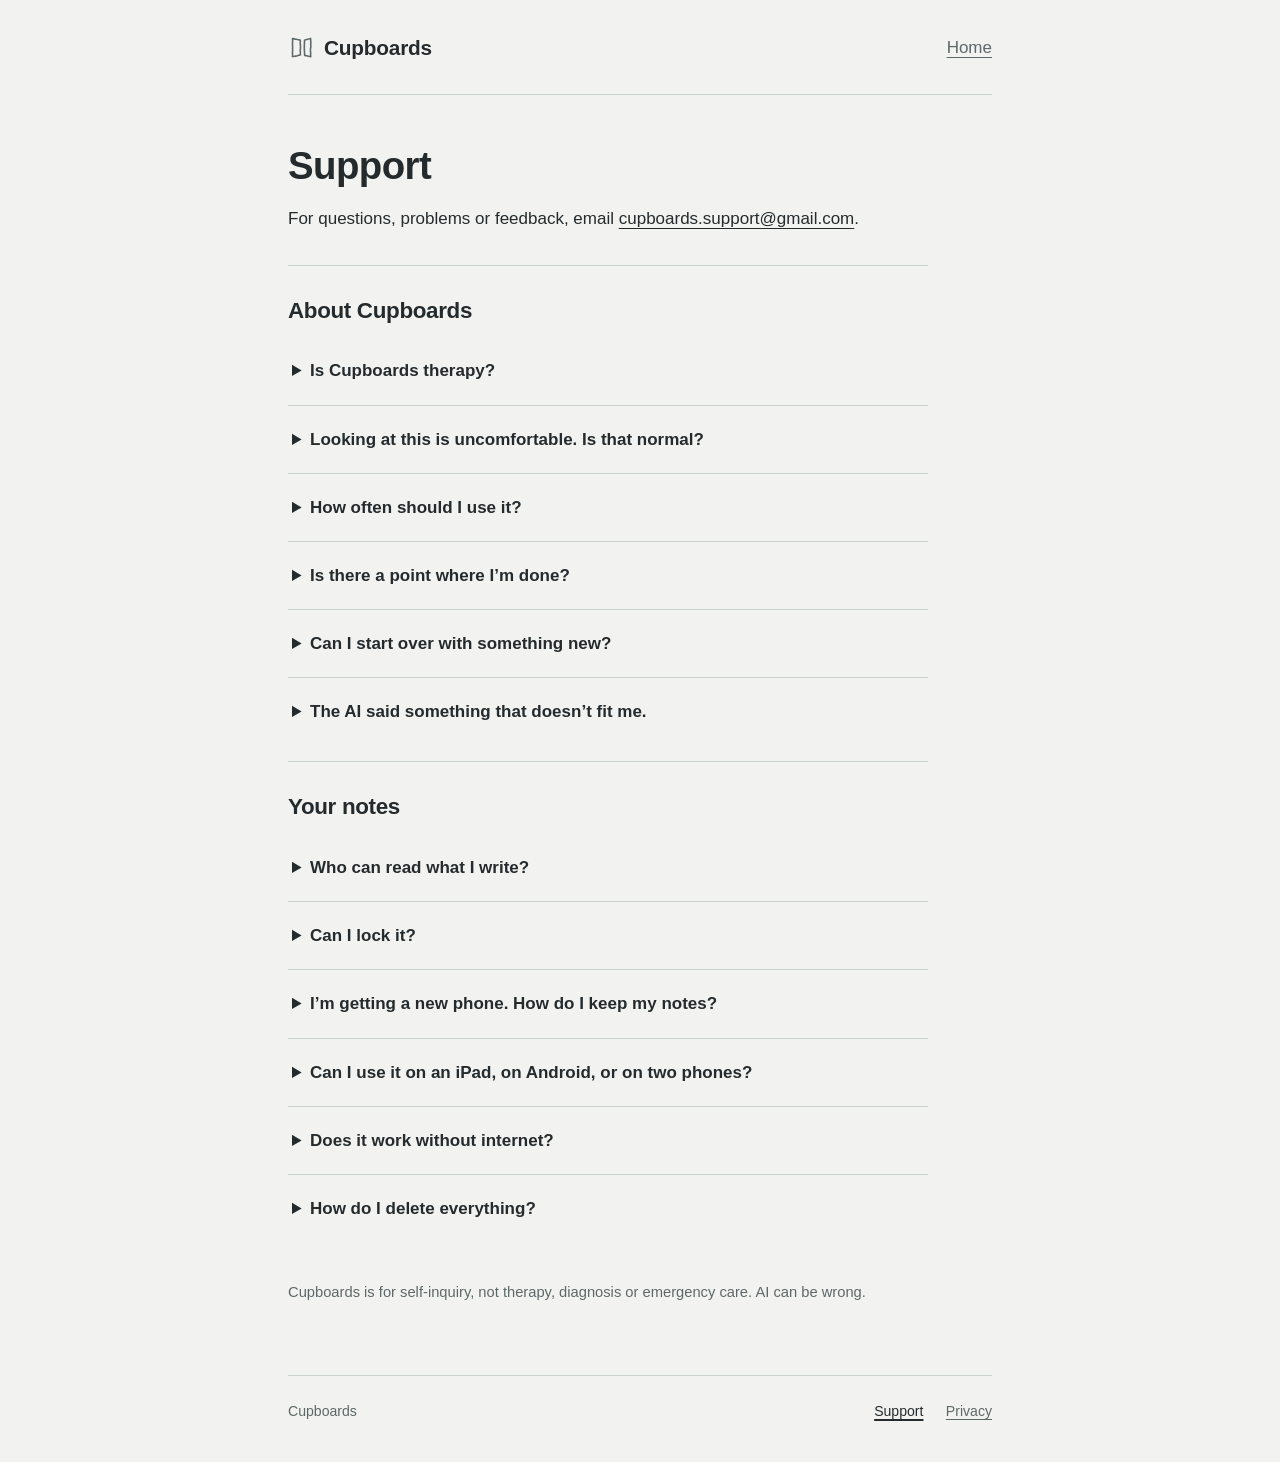
<file: support.html>
<!doctype html>
<html lang="en">
<head>
  <meta charset="utf-8">
  <meta name="viewport" content="width=device-width, initial-scale=1">
  <meta name="robots" content="noindex, nofollow">
  <meta name="color-scheme" content="light dark">
  <meta name="description" content="Help with Cupboards: AI replies, managing your notes and reporting a problem.">
  <title>Support · Cupboards</title>
  <link rel="stylesheet" href="styles.css">
</head>
<body>
  <a class="skip" href="#main">Skip to content</a>
  <header class="site-header shell">
    <a class="brand" href="index.html"><svg class="hand " viewBox="0 0 24 24" fill="none" aria-hidden="true"><path d="M4.0,4.0 L4.0,4.9 L4.1,5.9 L4.1,6.8 L4.0,7.5 L4.0,8.4 L3.9,9.3 L4.0,10.2 L4.1,11.2 L4.1,12.1 L4.0,12.9 L4.1,13.8 L4.1,14.8 L4.0,15.6 L3.9,16.4 L4.0,17.3 L4.0,18.2 L4.0,19.1 L3.9,19.9 M4.0,4.0 L5.0,4.3 L5.7,4.3 L6.6,4.6 L7.4,4.7 L8.3,4.9 L9.1,5.0 L10.0,5.2 L10.9,5.6 L10.9,6.6 L10.8,7.4 L10.8,8.3 L10.9,9.3 L11.0,10.2 L11.1,11.2 L11.0,12.1 L11.0,13.0 L10.9,13.8 L10.8,14.6 L10.9,15.6 L10.9,16.6 L10.9,17.4 L11.0,18.4 L10.1,18.7 L9.2,18.8 L8.4,19.1 L7.7,19.4 L6.7,19.5 L5.7,19.6 L4.8,19.8 L3.9,19.9 M19.9,3.9 L20.0,4.9 L20.0,5.8 L20.1,6.7 L20.2,7.7 L20.0,8.4 L20.1,9.4 L20.1,10.3 L20.2,11.2 L20.0,12.0 L19.9,12.8 L19.8,13.6 L19.8,14.5 L19.9,15.4 L19.9,16.4 L20.1,17.4 L19.9,18.2 L20.0,19.1 L20.1,20.1 M19.9,4.0 L19.1,4.2 L18.2,4.4 L17.4,4.6 L16.6,4.9 L15.6,5.0 L14.9,5.4 L14.5,5.9 L14.6,6.9 L14.5,7.7 L14.5,8.6 L14.4,9.4 L14.4,10.3 L14.4,11.2 L14.4,12.1 L14.4,12.9 L14.4,13.8 L14.5,14.8 L14.5,15.7 L14.6,16.7 L14.7,17.6 L14.6,18.4 L14.9,19.0 L15.7,19.1 L16.4,19.2 L17.4,19.4 L18.2,19.6 L19.2,19.9 L20.1,20.1"/></svg>Cupboards</a>
    <nav aria-label="Main"><a href="index.html">Home</a></nav>
  </header>
  <main id="main" class="shell" tabindex="-1">
    <article class="reading support-page">
      <h1>Support</h1>
      <p>For questions, problems or feedback, email <a href="mailto:cupboards.support@gmail.com">cupboards.support@gmail.com</a>.</p>

      <section class="section" aria-labelledby="about-title">
        <h2 id="about-title">About Cupboards</h2>
        <details><summary>Is Cupboards therapy?</summary><p>No. Cupboards is a tool for looking at your own patterns. It doesn’t diagnose or treat anything, and it doesn’t replace professional care. Some people use it alongside therapy.</p></details>
        <details><summary>Looking at this is uncomfortable. Is that normal?</summary><p>Often, yes. Your mind has habits that keep painful things out of view, and looking past them is frequently where you learn the most.</p><p>If it’s more than uncomfortable, stop. Talk to someone you trust or a professional. Crisis lines are listed in Settings → Crisis resources.</p></details>
        <details><summary>How often should I use it?</summary><p>Whenever you have something you’d like to look at. There are no streaks to keep up, and nothing is lost if you take a break.</p></details>
        <details><summary>Is there a point where I’m done?</summary><p>Yes. An exploration is meant to come to a close. When you’re ready, you can graduate from Cupboards, and what you kept stays in the app for you to read.</p></details>
        <details><summary>Can I start over with something new?</summary><p>Use Settings → Start a new exploration. Your current exploration is archived, not deleted, and you choose a new focus.</p></details>
        <details><summary>The AI said something that doesn’t fit me.</summary><p>AI can be wrong. Take what’s useful and leave the rest. You can say that a reply missed, and keep going in your own words.</p></details>
      </section>
      <section class="section" aria-labelledby="notes-title">
        <h2 id="notes-title">Your notes</h2>
        <details><summary>Who can read what I write?</summary><p>Nobody at Cupboards. Your notes are kept on your phone, and there’s no account. When Cupboards asks for an AI reply, your message and the notes it needs go to our provider, which doesn’t keep them after replying.</p><p>The <a href="privacy.html">privacy page</a> has the details.</p></details>
        <details><summary>Can I lock it?</summary><p>Yes. Settings → Lock asks for Face ID or your passcode each time Cupboards opens.</p></details>
        <details><summary>I’m getting a new phone. How do I keep my notes?</summary><p>If you set up the new phone from a backup of the old one, your notes come with it.</p><p>You can also move it yourself. On the old phone, use Settings → Data management → Export data and choose a password. On the new phone, use Import data and enter the same password. Importing replaces whatever is already there.</p></details>
        <details><summary>Can I use it on an iPad, on Android, or on two phones?</summary><p>Cupboards is for iPhone. For now, your notes live on one phone. Syncing between devices isn’t available yet. We’re working on a secure way to do it.</p></details>
        <details><summary>Does it work without internet?</summary><p>You can read your notes and write new ones. AI replies need a connection.</p></details>
        <details><summary>How do I delete everything?</summary><p>Settings → Data management → Delete all data erases your notes from the app. Files you exported and backups of your phone are separate copies. See <a href="privacy.html#controls">your privacy controls</a>.</p></details>
      </section>

      <aside class="safety" aria-label="Limits of support">
        <p>Cupboards is for self-inquiry, not therapy, diagnosis or emergency care. AI can be wrong.</p>
      </aside>
    </article>
  </main>
  <footer class="shell"><span>Cupboards</span><nav aria-label="Footer"><a href="support.html" aria-current="page">Support</a><a href="privacy.html">Privacy</a></nav></footer>
</body>
</html>
</file>
<file: styles.css>
/* Cupboards: the app's six notebook colors (Chalk and mulberry), in both looks. */
:root {
  color-scheme: light dark;
  --paper: #f2f3f1;
  --sheet: #fcfcf9;
  --ink: #252b2d;
  --muted: #5e6868;
  --rule: #ccd2cf;
  --thread: #743c58;
  --bead: #93607a;
  --corner: 3px;
  --sans: -apple-system, BlinkMacSystemFont, "SF Pro Text", "Segoe UI", Roboto, sans-serif;
  --serif: "New York", ui-serif, "Iowan Old Style", "Palatino Linotype", Georgia, serif;
  font-family: var(--sans);
  color: var(--ink);
  background: var(--paper);
  font-synthesis: none;
}
@media (prefers-color-scheme: dark) {
  :root {
    --paper: #171c1d;
    --sheet: #22292b;
    --ink: #f1f3ef;
    --muted: #afbbb7;
    --rule: #465351;
    --thread: #d6a1ba;
    --bead: #b98aa2;
    --corner: 12px;
  }
}
* { box-sizing: border-box; }
body { margin: 0; font-size: 1.0625rem; line-height: 1.6; }
a { color: var(--ink); text-underline-offset: .22em; overflow-wrap: anywhere; }
a:hover { text-decoration-thickness: 2px; }
:focus-visible { outline: 3px solid var(--thread); outline-offset: 4px; border-radius: 2px; }
.skip { position: absolute; top: -8rem; left: 1rem; background: var(--sheet); padding: .7rem; z-index: 2; }
.skip:focus { top: 1rem; }
.shell { width: min(100% - 3rem, 44rem); margin-inline: auto; }

/* Lines drawn by hand in the app, reused as they are. */
.hand { stroke: currentColor; stroke-width: 1.4; stroke-linecap: round; stroke-linejoin: round; }

.site-header { display: flex; align-items: center; justify-content: space-between; gap: 1rem; padding-block: 1.5rem; border-bottom: 1px solid var(--rule); }
.brand { display: inline-flex; align-items: center; gap: .55rem; font-size: 1.3rem; font-weight: 600; letter-spacing: -.01em; text-decoration: none; color: var(--ink); }
.brand .hand { width: 1.7rem; height: 1.7rem; color: var(--muted); flex-shrink: 0; }
nav { display: flex; flex-wrap: wrap; gap: .3rem 1.4rem; }
nav a { display: inline-block; padding-block: .6rem; color: var(--muted); }
nav a[aria-current="page"] { color: var(--ink); text-decoration-thickness: 2px; }
main { padding-block: 3rem; }

h1, h2, h3 { font-family: var(--sans); font-weight: 600; line-height: 1.2; letter-spacing: -.015em; text-wrap: balance; }
h1 { font-size: clamp(1.9rem, 5vw, 2.4rem); margin: 0 0 1rem; }
h2 { font-size: 1.4rem; margin: 0 0 .8rem; }
h3 { font-size: 1.15rem; margin: 0 0 .6rem; }
p { margin: 0 0 1rem; }
p:last-child { margin-bottom: 0; }
.eyebrow { color: var(--muted); font-size: .95rem; margin: 0 0 .5rem; }
.intro { font-size: 1.12rem; max-width: 36rem; color: var(--muted); }
.small { font-size: .88rem; color: var(--muted); }

/* Landing: the wall of cupboards, one of them open. */
.landing-intro { padding-block: 1.5rem 2.5rem; max-width: 34rem; }
.wall { margin: 0; max-width: 34rem; }
.rows { list-style: none; margin: 0; padding: 0; }
.row { display: grid; grid-template-columns: 2.75rem 1fr; column-gap: 1.1rem; padding-block: 1.3rem; border-top: 1px solid var(--rule); }
.row:last-child { border-bottom: 1px solid var(--rule); }
.row h2 { font-size: 1.2rem; margin: 0 0 .15rem; }
.row p { margin: 0; color: var(--muted); }
.row .status { font-size: .9rem; margin-top: .2rem; display: flex; align-items: center; gap: .4rem; }
.mark { width: 2.75rem; height: 2.75rem; border-radius: 50%; border: 1px solid var(--muted); display: grid; place-items: center; color: var(--muted); margin-top: .15rem; }
.mark .hand { width: 1.45rem; height: 1.45rem; }
.row.open .mark { border: 2px solid var(--thread); color: var(--ink); }
.bead-outline { width: .75rem; height: .75rem; fill: none; stroke: var(--muted); stroke-width: 1.3; flex-shrink: 0; }

/* The open cupboard's thread: a bent start, straight down, one turn, a small hook before the action. */
.thread { grid-column: 1; display: flex; flex-direction: column; align-items: flex-start; justify-self: end; width: 44px; margin: 1.5rem -1.1rem calc(.85rem - 11px) 0; position: relative; }
.thread svg { display: block; flex-shrink: 0; overflow: visible; }
.thread path { fill: none; stroke: var(--thread); stroke-width: 1.5; stroke-linecap: round; stroke-linejoin: round; }
.thread-line { flex: 1; width: 1.5px; margin-left: 7.25px; background: var(--thread); min-height: 1.5rem; }
.thread-bead { position: absolute; left: 1px; bottom: 15px; }
.thread-bead ellipse { fill: var(--bead); }
.thread-bead circle { fill: #fff; fill-opacity: .45; }
.opening { grid-column: 2; padding: 1.4rem 12% 0 0; }
.row .opening .words { font-family: var(--serif); font-size: 1.45rem; line-height: 1.3; color: var(--ink); margin-bottom: 1.6rem; }
.row .opening .action { font-weight: 600; font-size: 1.15rem; line-height: 1.7rem; color: var(--ink); }
/* From the style guide: real screens and the ten cupboards. */
.screens, .cupboards { border-top: 1px solid var(--rule); padding-block: 2.2rem 1rem; margin-top: 2rem; }
.shots { display: grid; grid-template-columns: repeat(3, 1fr); gap: 1rem; }
.shot { margin: 0; }
.shot .frame { display: block; border: 5px solid #111; border-radius: 22px; overflow: hidden; background: #111; }
.shot img { display: block; width: 100%; height: auto; }
.shot figcaption { font-size: .82rem; color: var(--muted); margin-top: .4rem; }
.icons { list-style: none; margin: 1.2rem 0 0; padding: 0; display: grid; grid-template-columns: repeat(5, 1fr); gap: 1.6rem .8rem; }
.icons li { display: flex; flex-direction: column; align-items: center; gap: .5rem; text-align: center; font-size: .82rem; line-height: 1.3; color: var(--ink); }
.icons .hand { width: 2rem; height: 2rem; color: var(--ink); }
.wall figcaption { font-size: .85rem; color: var(--muted); margin-top: .7rem; }
.after { max-width: 34rem; padding-block: 2.5rem 1rem; }
.landing-note { color: var(--muted); font-size: .88rem; max-width: 34rem; margin-top: 2.5rem; }

/* Privacy and support. */
.reading, .support-page { max-width: 40rem; }
.section { padding-block: 2rem; border-top: 1px solid var(--rule); margin-top: 2rem; }
.section + .section { margin-top: 0; }
.summary { background: var(--sheet); border: 1px solid var(--rule); border-radius: var(--corner); padding: 1.4rem 1.6rem; margin-block: 2rem; }
.summary ul { padding-left: 1.25rem; margin: 0; }
.summary li + li { margin-top: .6rem; }
.toc { margin-block: 1.5rem 2.5rem; display: flex; flex-wrap: wrap; gap: .4rem 1.2rem; font-size: .92rem; }
.policy section { padding-block: 1.9rem; border-top: 1px solid var(--rule); scroll-margin-top: 1rem; }
.policy ul { padding-left: 1.3rem; }
.policy li + li { margin-top: .6rem; }
code { font-size: .92em; }
details { border-bottom: 1px solid var(--rule); padding: 1rem 0; }
.section details:last-child { border-bottom: 0; padding-bottom: 0; }
summary { cursor: pointer; font-weight: 600; padding: .25rem; }
details p { margin: .9rem .25rem .3rem; max-width: 38rem; }
.safety { padding: 1.4rem 0; max-width: 40rem; color: var(--muted); font-size: .92rem; }

footer { border-top: 1px solid var(--rule); padding-block: 1.5rem 2.5rem; display: flex; flex-wrap: wrap; justify-content: space-between; gap: 1rem; font-size: .88rem; color: var(--muted); }
footer nav { margin-left: auto; }
footer nav a { padding-block: 0; }

@media (max-width: 640px) {
  .shell { width: min(100% - 2.5rem, 44rem); }
  .site-header { flex-wrap: wrap; padding-block: 1rem; }
  .landing .site-header > .small { font-size: .78rem; }
  main { padding-block: 2rem; }
  .landing-intro { padding-block: 1rem 2rem; }
  .row { column-gap: .9rem; }
  .thread { margin-right: -.9rem; }
  .opening { padding-right: 6%; }
  .row .opening .words { font-size: 1.3rem; }
  .summary { padding: 1.2rem; }
  .shots { gap: .6rem; }
  .shot .frame { border-width: 3px; border-radius: 14px; }
  .icons { grid-template-columns: repeat(2, 1fr); }
}
@media print {
  :root { --paper: #fff; --sheet: #fff; --ink: #000; --muted: #333; --rule: #999; --thread: #000; --bead: #000; }
  .shell { width: 100%; }
  nav, .skip, .toc { display: none; }
  main { padding-block: 1rem; }
  .policy section { break-inside: avoid; }
}
</file>
